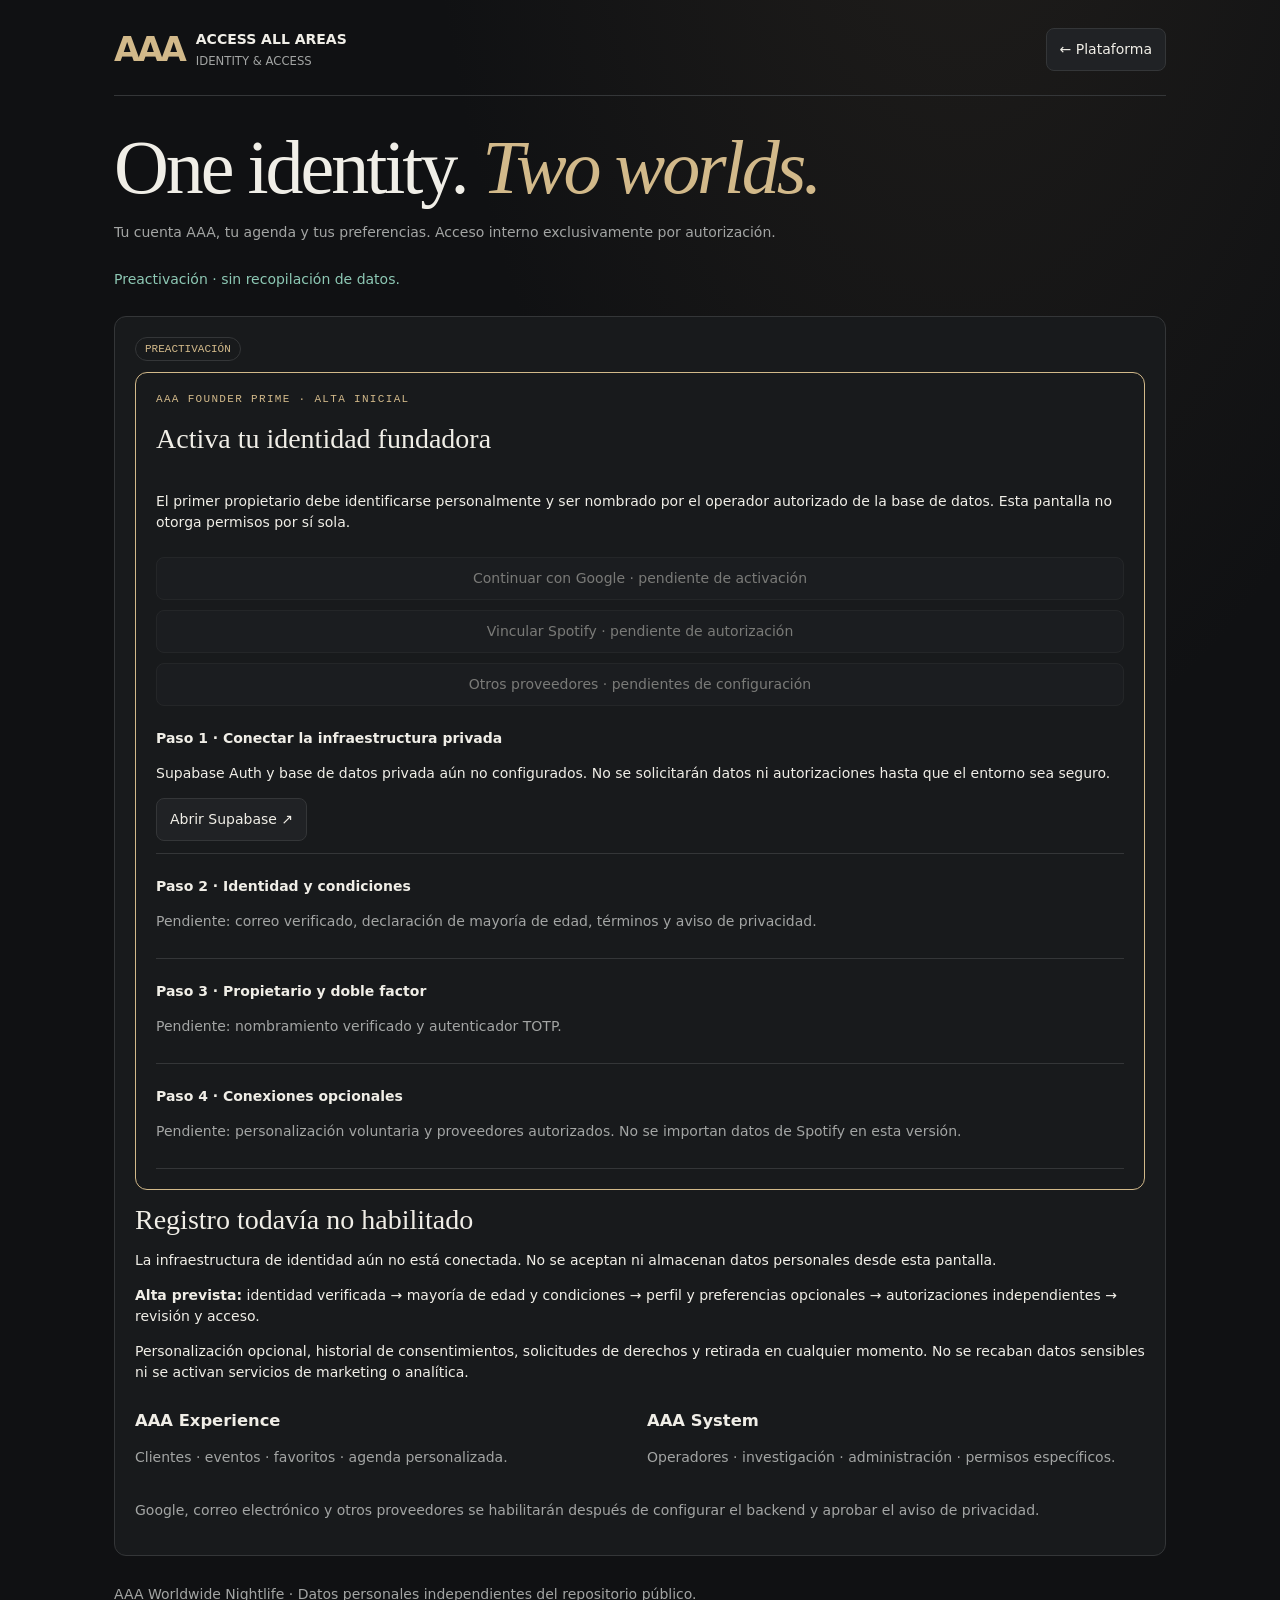
<file: account.html>
<!doctype html><html lang="es"><head><meta charset="utf-8"><meta name="viewport" content="width=device-width,initial-scale=1"><meta name="robots" content="noindex,nofollow"><meta name="referrer" content="no-referrer"><meta name="theme-color" content="#101113"><title>AAA — Identity</title><style>
:root{color-scheme:dark;--bg:#101113;--surface:#181a1c;--line:#343638;--text:#f0eee7;--muted:#a3a5a4;--accent:#d2b98a;--green:#8dc8b4}*{box-sizing:border-box}body{margin:0;background:radial-gradient(ellipse at 75% -20%,#42392d55,transparent 40%),var(--bg);color:var(--text);font:14px/1.5 system-ui,sans-serif}main{max-width:1100px;margin:auto;padding:24px}header,.row{display:flex;align-items:center;justify-content:space-between;gap:12px;flex-wrap:wrap}header{border-bottom:1px solid var(--line);padding-bottom:20px}.mark{font-weight:900;letter-spacing:-.09em;font-size:34px;color:var(--accent)}small,.muted{color:var(--muted)}.eyebrow{font:11px ui-monospace,monospace;letter-spacing:.12em;color:var(--accent)}a{color:var(--accent)}a.btn,button{display:inline-block;color:var(--text);border:1px solid var(--line);background:#202225;border-radius:8px;padding:10px 13px;text-decoration:none;font:inherit;cursor:pointer}button:hover,a.btn:hover{border-color:var(--accent)}button:disabled{opacity:.45;cursor:not-allowed}h1{font:clamp(40px,7vw,76px)/1.05 Georgia,serif;letter-spacing:-.04em;margin:32px 0 10px}h1 em{color:var(--accent);font-weight:normal}h2{font:28px Georgia,serif;margin:8px 0 12px}h3{margin:8px 0}.grid{display:grid;grid-template-columns:repeat(auto-fit,minmax(min(100%,300px),1fr));gap:14px;margin:18px 0}.panel{background:var(--surface);border:1px solid var(--line);border-radius:12px;padding:20px}.stack{display:grid;gap:10px}input,select{font:inherit;color:inherit;background:var(--bg);border:1px solid var(--line);border-radius:8px;padding:10px;max-width:100%}input:not([type=checkbox]),select{width:100%}label{display:block}button.primary{color:var(--bg);background:var(--accent);font-weight:700}#status{padding:12px 0;color:var(--green);white-space:pre-wrap}.item{padding:12px 0;border-bottom:1px solid var(--line)}[hidden]{display:none!important}.pill{font:11px ui-monospace,monospace;border:1px solid var(--line);padding:5px 9px;border-radius:20px;color:var(--accent)}.tablewrap{overflow:auto}table{width:100%;border-collapse:collapse}th,td{text-align:left;padding:10px;border-bottom:1px solid var(--line)}td{white-space:nowrap}#mfaQr img{max-width:200px;background:white}footer{margin-top:28px;color:var(--muted)}@media(max-width:620px){main{padding:15px}.panel{padding:15px}}
.choices{grid-template-columns:repeat(auto-fit,minmax(125px,1fr));gap:8px;margin:4px 0}fieldset{border:1px solid var(--line);border-radius:8px;padding:14px;min-width:0}legend{color:var(--accent);padding:0 5px}</style><link rel="stylesheet" href="aaa-context.css"></head><body><main><header><div class="row"><span class="mark">AAA</span><div><b>ACCESS ALL AREAS</b><br><small>IDENTITY &amp; ACCESS</small></div></div><a class="btn" href="./">← Plataforma</a></header>
<h1>One identity. <em>Two worlds.</em></h1><p class="muted">Tu cuenta AAA, tu agenda y tus preferencias. Acceso interno exclusivamente por autorización.</p><p id="status" role="status" aria-live="polite">Comprobando configuración…</p>
<section id="setup" class="panel" hidden><span class="pill">PREACTIVACIÓN</span><div class="panel stack" style="margin:14px 0;border-color:var(--accent)"><span class="eyebrow">AAA FOUNDER PRIME · ALTA INICIAL</span><h2>Activa tu identidad fundadora</h2><p>El primer propietario debe identificarse personalmente y ser nombrado por el operador autorizado de la base de datos. Esta pantalla no otorga permisos por sí sola.</p><button type="button" disabled>Continuar con Google · pendiente de activación</button><button type="button" disabled>Vincular Spotify · pendiente de autorización</button><button type="button" disabled>Otros proveedores · pendientes de configuración</button><div class="item"><strong>Paso 1 · Conectar la infraestructura privada</strong><p>Supabase Auth y base de datos privada aún no configurados. No se solicitarán datos ni autorizaciones hasta que el entorno sea seguro.</p><a class="btn" href="https://supabase.com/dashboard" target="_blank" rel="noopener noreferrer">Abrir Supabase ↗</a></div><div class="item"><strong>Paso 2 · Identidad y condiciones</strong><p class="muted">Pendiente: correo verificado, declaración de mayoría de edad, términos y aviso de privacidad.</p></div><div class="item"><strong>Paso 3 · Propietario y doble factor</strong><p class="muted">Pendiente: nombramiento verificado y autenticador TOTP.</p></div><div class="item"><strong>Paso 4 · Conexiones opcionales</strong><p class="muted">Pendiente: personalización voluntaria y proveedores autorizados. No se importan datos de Spotify en esta versión.</p></div></div><h2>Registro todavía no habilitado</h2><p>La infraestructura de identidad aún no está conectada. No se aceptan ni almacenan datos personales desde esta pantalla.</p><p><b>Alta prevista:</b> identidad verificada → mayoría de edad y condiciones → perfil y preferencias opcionales → autorizaciones independientes → revisión y acceso.</p><p>Personalización opcional, historial de consentimientos, solicitudes de derechos y retirada en cualquier momento. No se recaban datos sensibles ni se activan servicios de marketing o analítica.</p><div class="grid"><div><h3>AAA Experience</h3><p class="muted">Clientes · eventos · favoritos · agenda personalizada.</p></div><div><h3>AAA System</h3><p class="muted">Operadores · investigación · administración · permisos específicos.</p></div></div><p class="muted">Google, correo electrónico y otros proveedores se habilitarán después de configurar el backend y aprobar el aviso de privacidad.</p></section>
<section id="guest" hidden class="grid"><article class="panel stack"><span class="eyebrow">AAA EXPERIENCE</span><h2>Inicia sesión o regístrate</h2><p>Las cuentas nuevas quedan pendientes de autorización. La dirección de correo se verifica mediante un enlace seguro.</p><form id="emailForm" class="stack"><label>Correo electrónico<input id="email" type="email" autocomplete="email" required maxlength="254"></label><div class="panel"><h3>Información básica de privacidad</h3><p id="privacySummary"></p><a id="privacyLink" target="_blank" rel="noopener noreferrer">Información completa de privacidad</a> · <a id="guestTerms" target="_blank" rel="noopener noreferrer">Condiciones de uso</a></div><label><input type="checkbox" id="guestAdult" required> Declaro tener 18 años o más.</label><label><input type="checkbox" id="notice" required> Confirmo que se me ha facilitado la información de privacidad (no es un consentimiento general).</label><button class="primary" type="submit">Enviar enlace de acceso</button></form><div class="panel"><span class="eyebrow">FOUNDER PRIME · PRIMER ACCESO</span><p>Utiliza Google o el correo verificado para iniciar tu identidad. Las atribuciones de propietario requieren aprobación independiente; el inicio de sesión no las concede.</p></div><div id="providers" class="stack"></div><form id="fixtureLogin" class="stack" hidden><span class="eyebrow">STAGING ONLY · CUENTAS SINTÉTICAS</span><label>Usuario de pruebas<input id="fixtureEmail" type="email" autocomplete="username" required></label><label>Contraseña de pruebas<input id="fixturePassword" type="password" autocomplete="current-password" required></label><button type="submit">Acceder al entorno de pruebas</button><small>Usa exclusivamente credenciales de pruebas guardadas en tu gestor privado.</small></form></article><article class="panel"><span class="eyebrow">AAA SYSTEM</span><h2>Equipo de trabajo</h2><p>Utiliza la misma identidad. El administrador concede los permisos de operador o investigador de forma individual. No existe autorregistro como administrador.</p><p class="muted">Administración de accesos protegida por MFA.</p></article></section>
<section id="member" hidden><div class="panel row"><div><span class="eyebrow">SESIÓN VERIFICADA</span><h2 id="who"></h2><p id="accessInfo"></p></div><button id="logout">Cerrar sesión</button></div><section class="grid"><article class="panel stack"><span class="eyebrow" id="onboardingStage">PASO 2 / 3 · ALTA</span><h2 id="profileTitle">Completa tu alta</h2><form id="profileForm" class="stack">
<fieldset class="stack"><legend>1 · Identidad y condiciones</legend><label><input type="checkbox" id="adult" required> Declaro tener 18 años o más.</label><label><input type="checkbox" id="terms" required> Acepto las <a id="termsLink" target="_blank" rel="noopener noreferrer">condiciones de uso</a>.</label><label><input type="checkbox" id="profileNotice" required> Confirmo que se me ha facilitado el <a id="memberPrivacy" target="_blank" rel="noopener noreferrer">aviso de privacidad</a>.</label><small>No se trata de una autorización general de tratamiento. Las finalidades opcionales están separadas.</small></fieldset>
<fieldset class="stack"><legend>2 · Perfil y territorio (opcional)</legend><label>Nombre visible / alias<input id="display" maxlength="100" autocomplete="nickname"></label><label>País (código ISO de dos letras)<input id="country" maxlength="2" placeholder="ES"></label><label>Región<input id="region" maxlength="120" autocomplete="address-level1"></label><label>Ciudad<input id="city" maxlength="120" autocomplete="address-level2"></label><label>Idioma preferido<select id="locale"><option value="">Sin especificar</option><option value="es">Español</option><option value="en">English</option><option value="pt">Português</option><option value="fr">Français</option><option value="de">Deutsch</option><option value="it">Italiano</option></select></label><label>Radio de desplazamiento (km)<input id="radius" type="number" min="1" max="1000" step="1" placeholder="Sin especificar"></label></fieldset>
<fieldset class="stack"><legend>3 · Mis preferencias (opcionales)</legend><small>Se guardan únicamente las preferencias que elijas. Los filtros de territorio y género aún requieren integración en el motor de recomendaciones.</small><div id="genres" class="grid choices"></div><div id="eventTypes" class="grid choices"></div></fieldset>
<fieldset class="stack"><legend>4 · Autorizaciones independientes</legend><label><input id="personalize" type="checkbox"> Autorizo recomendaciones de eventos basadas en mis favoritos y preferencias elegidas en AAA.</label><small>Opcional. Puedes retirarla en cualquier momento sin perder el acceso básico. Las preferencias no se emplean para evaluar trabajadores.</small><p class="muted">No disponibles todavía: comunicaciones comerciales, alertas push, geolocalización precisa, analítica opcional y conexión musical externa. No se solicita consentimiento para servicios que no existen.</p></fieldset>
<button class="primary" type="submit" id="saveProfile">Completar registro</button></form></article><article class="panel"><h2>Accesos asignados</h2><p id="permissions"></p><div class="stack" id="links"></div><p class="muted">Los accesos se conceden tras la autorización del administrador. La protección de rutas requiere el alojamiento privado.</p></article></section><section class="grid"><article class="panel"><span class="eyebrow">AAA FREE · SERVICIOS</span><h2>Mis módulos</h2><div id="myModules"></div><p class="muted">AAA Premium y compras: no disponibles todavía. Los accesos dependen del servidor, no de un pago simulado en el navegador.</p></article><article class="panel"><span class="eyebrow">IDENTIDAD EXTERNA</span><h2>Mis conexiones</h2><div id="myIdentities"></div><p class="muted">Spotify: integración pendiente de revisión y aprobación. No se importa el historial de escucha ni se solicitan permisos musicales en el alta actual.</p></article></section><section id="preferencesPanel" class="grid" hidden><article class="panel stack"><h2>Mis artistas</h2><p class="muted">Selecciona voluntariamente artistas del catálogo AAA. No importamos historial de Spotify ni creamos perfiles musicales a partir de datos de Spotify.</p><label>Buscar artista<input id="artistSearch" type="search" placeholder="San Pacho, Matroda…"></label><div id="artistMatches"></div><div id="favorites"></div><h3>Otras preferencias musicales</h3><form id="musicForm" class="stack"><label>Tipo<select id="musicType"><option value="track">Canción</option><option value="album">Álbum</option><option value="genre">Género</option><option value="venue">Local</option><option value="series">Fiesta o serie</option></select></label><label>Nombre<input id="musicTitle" required maxlength="200"></label><label>Artista (opcional)<input id="musicArtist" maxlength="180"></label><button type="submit">Añadir preferencia</button></form><div id="musicPreferences"></div><small>Selección manual. La primera versión de Personal+ cruza artistas del catálogo con eventos; las demás preferencias quedan disponibles para futuras mejoras.</small></article><article class="panel"><h2>AAA Personal+</h2><div id="suggestions" class="muted">Activa la personalización y selecciona artistas.</div></article></section>
<section class="grid"><article class="panel"><h2>Privacidad y control</h2><p>Retira la personalización sin perder la cuenta. Puedes consultar el historial y ejercer tus derechos. Las solicitudes quedan pendientes de gestión por el responsable.</p><div class="stack"><button id="withdraw">Retirar personalización</button><button id="export">Solicitar copia de datos</button><button id="delete">Solicitar eliminación de cuenta</button><label>Otros derechos<select id="rightKind"><option value="access">Acceso</option><option value="rectification">Rectificación</option><option value="restriction">Limitación</option><option value="objection">Oposición</option><option value="portability">Portabilidad</option></select></label><button id="requestRight">Registrar solicitud</button></div><h3>Mis solicitudes</h3><div id="privacyRequests"></div><h3>Historial de autorizaciones</h3><div id="consentHistory"></div></article><article class="panel" id="adminMfa" hidden><h2>Verificación reforzada</h2><div class="stack"><button id="enroll">Configurar autenticador TOTP</button><div id="mfaQr"></div><label>Código de autenticación<input id="mfaCode" inputmode="numeric" autocomplete="one-time-code" maxlength="6"></label><button id="verifyMfa">Verificar código</button></div></article></section>
<section id="admin" class="panel" hidden><div class="row"><h2>Gestión de accesos</h2><button id="reloadUsers">Actualizar usuarios</button></div><p class="muted">Solo administradores con MFA. Los cambios se registran en una auditoría privada. Los administradores no pueden modificar sus propios permisos desde esta interfaz.</p><div id="users"></div></section></section>
<footer>AAA Worldwide Nightlife · Datos personales independientes del repositorio público.</footer></main><script src="identity-config.js"></script><script type="module" src="identity.js"></script><script src="aaa-context.js" defer></script></body></html>
</file>
<file: aaa-context.css>
/* AAA Context — one viewport-level layer, above maps and native dialogs. */
#aaa-context-tip{position:fixed;inset:auto;margin:0;box-sizing:border-box;width:max-content;max-width:min(340px,calc(100vw - 24px));min-width:0;padding:12px 14px;border:1px solid #585047;border-radius:9px;background:#17191b;color:#f0eee7;box-shadow:0 10px 36px #0009;z-index:2147483647;pointer-events:auto;font:12px/1.5 var(--sans,system-ui,sans-serif);text-align:left;overflow-wrap:anywhere;white-space:normal;max-height:calc(100dvh - 24px);overflow:auto}
#aaa-context-tip[hidden]{display:none!important}
#aaa-context-tip::backdrop{background:transparent;pointer-events:none}
#aaa-context-tip .aaa-tip-kicker{display:block;font-size:9px;font-weight:600;letter-spacing:.14em;text-transform:uppercase;color:#d2b98a;margin-bottom:5px}
#aaa-context-tip .aaa-tip-title{display:block;font-weight:650;font-size:13px;color:#f0eee7;margin-bottom:4px}
#aaa-context-tip .aaa-tip-body{display:block;color:#c5c5c1}
#aaa-context-tip .aaa-tip-value{display:block;border-top:1px solid #343638;margin-top:8px;padding-top:7px;color:#e3d8c5;font-size:11px;font-variant-numeric:tabular-nums}
[data-aaa-tooltip-focus]:focus-visible{outline:1px solid #d2b98a;outline-offset:3px}
@media(prefers-reduced-motion:no-preference){#aaa-context-tip:not([hidden]){animation:aaa-tip-in .12s ease-out}@keyframes aaa-tip-in{from{opacity:0}to{opacity:1}}}
</file>
